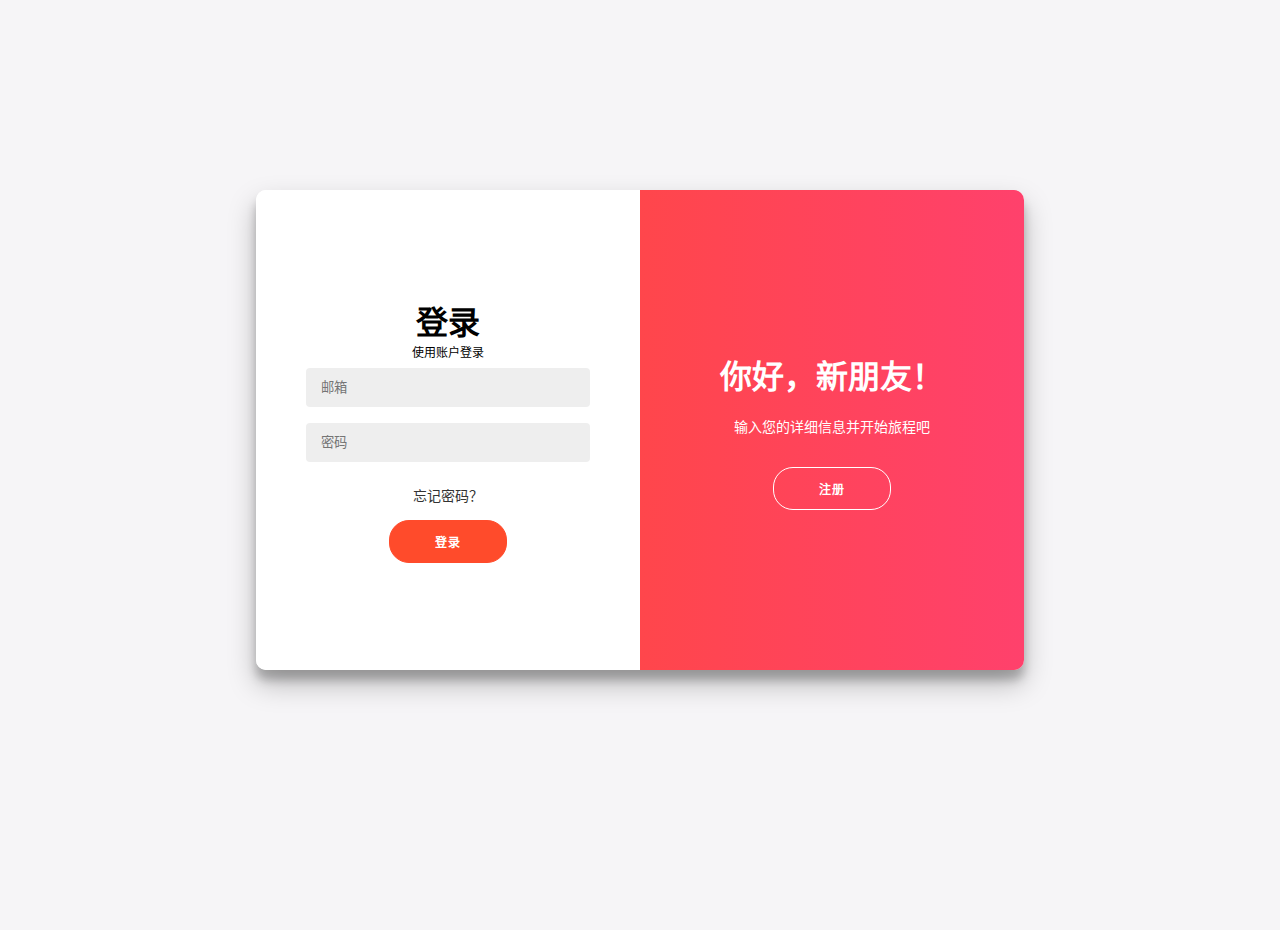
<file: HTML/前端/login.html>
<!DOCTYPE html>
<html lang="zh-CN">

<head>
  <meta charset="UTF-8" />
  <meta name="viewport" content="width=device-width, initial-scale=1.0" />
  <title>登录注册 - 驾云系统</title>
  <link rel="stylesheet" href="https://cdnjs.cloudflare.com/ajax/libs/font-awesome/6.4.0/css/all.min.css" />
  <link rel="stylesheet" href="css/login.css">
</head>

<body>
  <div class="container" id="container">
    <!-- 注册 -->
    <div class="form-container sign-up-container">
      <form id="registerForm">
        <h1>创建账户</h1>
        <span>使用邮箱注册</span>
        <input type="text" id="regName" placeholder="姓名" required />
        <input type="email" id="regEmail" placeholder="邮箱" required />
        <input type="tel" id="regPhone" placeholder="手机号" required />
        <input type="password" id="regPassword" placeholder="密码" required />
        <button type="submit">注册</button>
      </form>
    </div>
    <!-- 登录 -->
    <div class="form-container sign-in-container">
      <form id="loginForm">
        <h1>登录</h1>
        <span>使用账户登录</span>
        <input type="email" id="loginEmail" placeholder="邮箱" required />
        <input type="password" id="loginPassword" placeholder="密码" required />
        <a href="#">忘记密码？</a>
        <button type="submit">登录</button>
      </form>
    </div>
    <!-- 右侧动画面板 -->
    <div class="overlay-container">
      <div class="overlay">
        <div class="overlay-panel overlay-left">
          <h1>欢迎回来！</h1>
          <p>请使用您的账户信息登录系统</p>
          <button class="ghost" id="signIn">登录</button>
        </div>
        <div class="overlay-panel overlay-right">
          <h1>你好，新朋友！</h1>
          <p>输入您的详细信息并开始旅程吧</p>
          <button class="ghost" id="signUp">注册</button>
        </div>
      </div>
    </div>
  </div>

  <script>
    // 后端API基础URL，根据实际情况修改
    const API_BASE_URL = 'http://localhost:8080/user/student';

    // ============== 工具函数 ==============
    // Token管理工具
    const TokenManager = {
      // 保存登录信息
      saveLoginData(data) {
        sessionStorage.setItem('token', data.token);
        sessionStorage.setItem('refreshToken', data.refreshToken);
        sessionStorage.setItem('userInfo', JSON.stringify(data.user));
        // 保存登录时间，用于判断token有效期
        sessionStorage.setItem('loginTime', Date.now().toString());
      },

      // 获取token
      getToken() {
        return sessionStorage.getItem('token');
      },

      // 获取用户信息
      getUserInfo() {
        const userInfo = sessionStorage.getItem('userInfo');
        return userInfo ? JSON.parse(userInfo) : null;
      },

      // 清除所有登录信息
      clearLoginData() {
        sessionStorage.removeItem('token');
        sessionStorage.removeItem('refreshToken');
        sessionStorage.removeItem('userInfo');
        sessionStorage.removeItem('loginTime');
      },

      // 检查是否已登录
      isLoggedIn() {
        return !!this.getToken();
      }
    };

    // ============== 页面加载时检查登录状态 ==============
    window.addEventListener('DOMContentLoaded', function () {
      // 如果已登录，直接跳转到首页
      if (TokenManager.isLoggedIn()) {
        console.log('检测到已登录，正在跳转...');
        window.location.href = 'index.html';
        return; // 阻止后续代码执行
      }
    });

    // ============== UI交互逻辑 ==============
    const signUpButton = document.getElementById('signUp');
    const signInButton = document.getElementById('signIn');
    const container = document.getElementById('container');

    signUpButton.addEventListener('click', () => {
      container.classList.add("right-panel-active");
    });

    signInButton.addEventListener('click', () => {
      container.classList.remove("right-panel-active");
    });

    // ============== 注册逻辑 ==============
    document.getElementById("registerForm").addEventListener("submit", async function (e) {
      e.preventDefault();

      const name = document.getElementById("regName").value.trim();
      const email = document.getElementById("regEmail").value.trim();
      const phone = document.getElementById("regPhone").value.trim();
      const password = document.getElementById("regPassword").value.trim();

      // 表单验证
      if (!name || !email || !phone || !password) {
        alert("请填写完整信息！");
        return;
      }

      // 邮箱格式验证
      const emailRegex = /^[^\s@]+@[^\s@]+\.[^\s@]+$/;
      if (!emailRegex.test(email)) {
        alert("请输入有效的邮箱地址！");
        return;
      }

      // 手机号格式验证
      const phoneRegex = /^1[3-9]\d{9}$/;
      if (!phoneRegex.test(phone)) {
        alert("请输入有效的手机号码！");
        return;
      }

      // 密码长度验证
      if (password.length < 6) {
        alert("密码长度至少为6位！");
        return;
      }

      // 禁用按钮，防止重复提交
      const submitBtn = e.target.querySelector('button[type="submit"]');
      const originalText = submitBtn.textContent;
      submitBtn.textContent = '注册中...';
      submitBtn.disabled = true;

      try {
        const response = await fetch(`${API_BASE_URL}/register`, {
          method: 'POST',
          headers: {
            'Content-Type': 'application/json',
          },
          body: JSON.stringify({
            name: name,
            userId: email,
            phone: phone,
            password: password
          })
        });

        const result = await response.json();

        if (result.code === 200) {
          alert("注册成功！请登录。");
          // 切换到登录面板
          container.classList.remove("right-panel-active");
          // 清空表单
          document.getElementById("registerForm").reset();
          // 自动填充邮箱到登录表单
          document.getElementById("loginEmail").value = email;
        } else {
          alert(result.message || "注册失败，请重试！");
        }
      } catch (error) {
        console.error('注册错误:', error);
        alert("网络错误，请检查后端服务是否启动！");
      } finally {
        // 恢复按钮状态
        submitBtn.textContent = originalText;
        submitBtn.disabled = false;
      }
    });

    // ============== 登录逻辑 ==============
    document.getElementById("loginForm").addEventListener("submit", async function (e) {
      e.preventDefault();

      const email = document.getElementById("loginEmail").value.trim();
      const password = document.getElementById("loginPassword").value.trim();

      if (!email || !password) {
        alert("请填写邮箱和密码！");
        return;
      }

      // 禁用按钮，防止重复提交
      const submitBtn = e.target.querySelector('button[type="submit"]');
      const originalText = submitBtn.textContent;
      submitBtn.textContent = '登录中...';
      submitBtn.disabled = true;

      try {
        const response = await fetch(`${API_BASE_URL}/login`, {
          method: 'POST',
          headers: {
            'Content-Type': 'application/json',
          },
          body: JSON.stringify({
            email: email,
            password: password
          })
        });

        const result = await response.json();

        if (result.code === 200) {
          // 保存登录信息到sessionStorage
          TokenManager.saveLoginData(result.data);

          console.log('登录成功，用户信息:', result.data.user);

          // 显示欢迎消息
          //alert(`欢迎回来，${result.data.user.name}！`);

          // 延迟跳转，确保数据已保存
          setTimeout(() => {
            window.location.href = "index.html";
          }, 100);
        } else {
          alert(result.message || "邮箱或密码错误！");
        }
      } catch (error) {
        console.error('登录错误:', error);
        alert("网络错误，请检查后端服务是否启动！");
      } finally {
        // 恢复按钮状态
        submitBtn.textContent = originalText;
        submitBtn.disabled = false;
      }
    });

    // ============== 开发调试工具（生产环境请删除） ==============
    // 在控制台输入 TokenManager.clearLoginData() 可以清除登录信息
    window.TokenManager = TokenManager;
  </script>
</body>

</html>
</file>
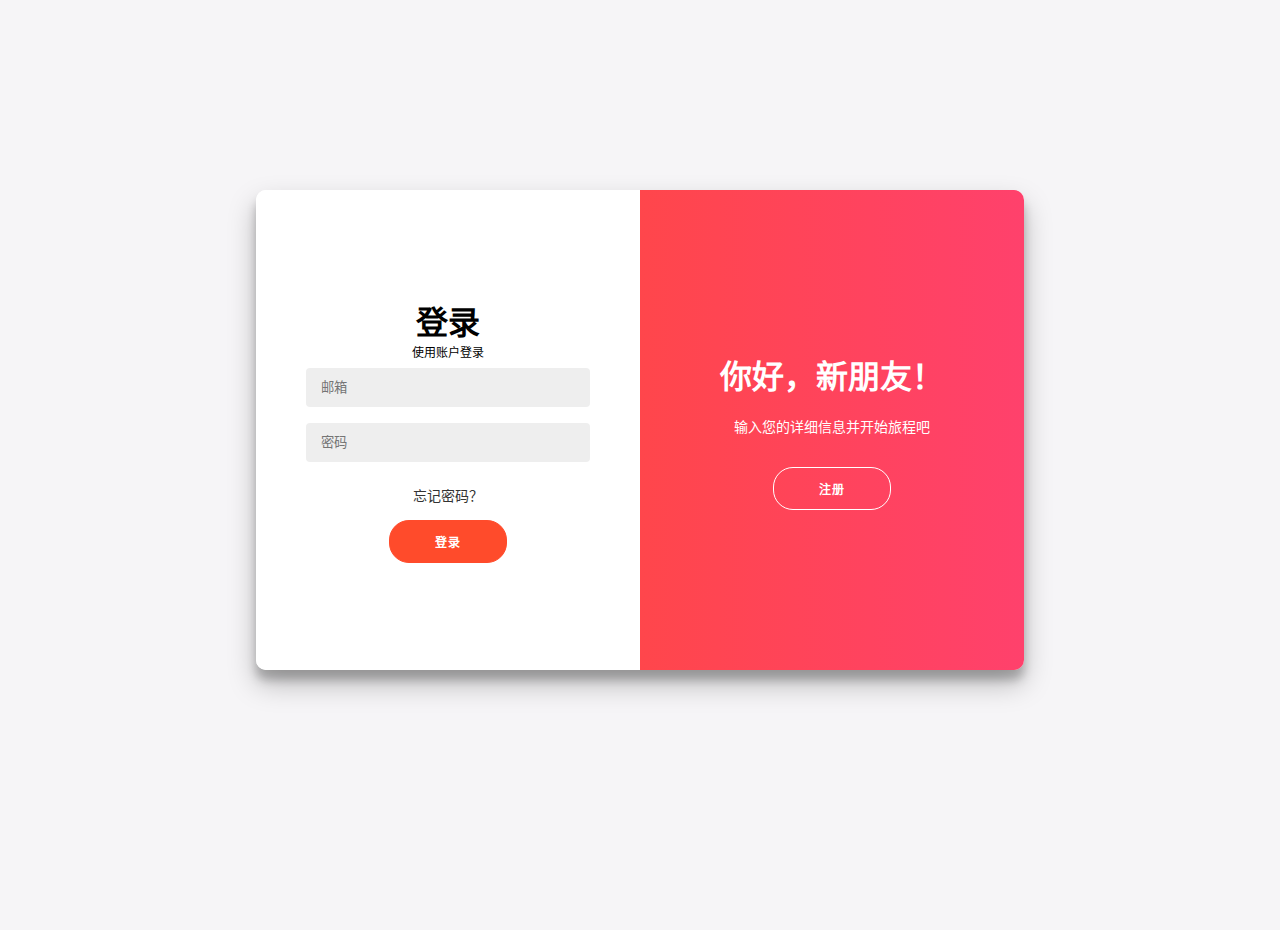
<file: HTML/前端/profile.html>
<!DOCTYPE html>
<html lang="zh-CN">

<head>
  <meta charset="UTF-8">
  <meta name="viewport" content="width=device-width, initial-scale=1.0">
  <title>个人中心 - 驾云</title>
  <link href="https://cdnjs.cloudflare.com/ajax/libs/font-awesome/6.4.0/css/all.min.css" rel="stylesheet">
  <link rel="stylesheet" href="css/profile.css">
</head>

<body>
  <div id="navbar-placeholder"></div>

  <main>
    <div class="profile-header">
      <div class="avatar-section">
        <img src="" alt="头像" class="avatar" id="avatarImg">
        <div class="avatar-upload" onclick="alert('上传头像功能')">
          <i class="fas fa-camera"></i>
        </div>
      </div>
      <div class="profile-info">
        <h2 id="userName"></h2>
        <div class="profile-meta">
          <div class="meta-item" id="userId"></div>
          <div class="meta-item" id="registerDate"></div>
          <div class="meta-item" id="license"></div>
        </div>
      </div>
    </div>

    <div class="content-tabs">
      <button class="tab-btn active" onclick="switchTab('info')">
        <i class="fas fa-user"></i> 个人信息
      </button>
      <button class="tab-btn" onclick="switchTab('progress')">
        <i class="fas fa-chart-line"></i> 学习进度
      </button>
      <button class="tab-btn" onclick="switchTab('courses')">
        <i class="fas fa-book"></i> 我的课程
      </button>
      <button class="tab-btn" onclick="switchTab('exams')">
        <i class="fas fa-clipboard-check"></i> 考试安排
      </button>
    </div>

    <!-- 个人信息 -->
    <div id="info" class="tab-content active"></div>

    <!-- 学习进度 -->
    <div id="progress" class="tab-content"></div>

    <!-- 我的课程 -->
    <div id="courses" class="tab-content"></div>

    <!-- 考试安排 -->
    <div id="exams" class="tab-content"></div>
  </main>
  <script src="js/profile.js"></script>
</body>

</html>
</file>
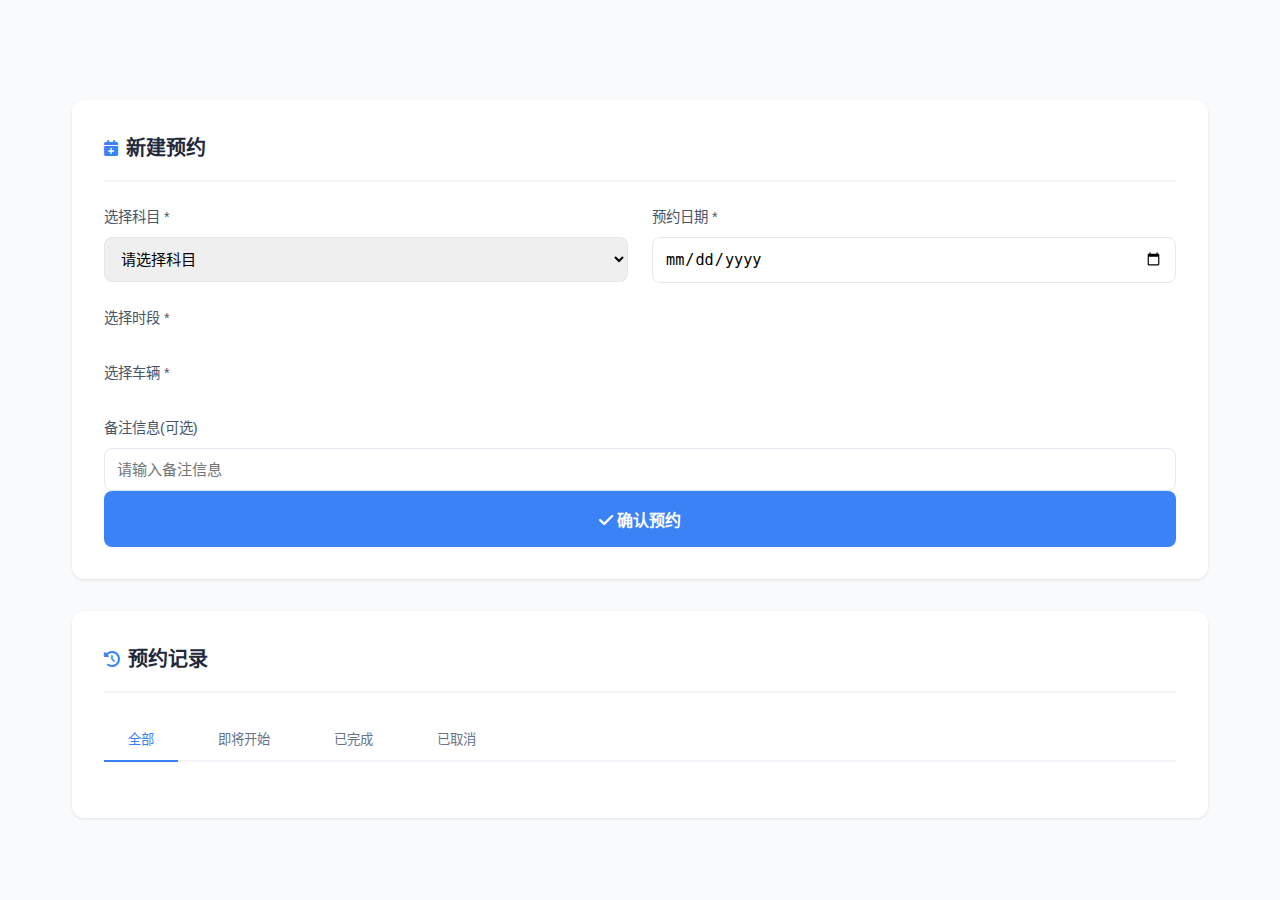
<file: HTML/前端/reservation.html>
<!DOCTYPE html>
<html lang="zh-CN">

<head>
  <meta charset="UTF-8">
  <meta name="viewport" content="width=device-width, initial-scale=1.0">
  <title>车辆预约 - 驾云</title>
  <link href="https://cdnjs.cloudflare.com/ajax/libs/font-awesome/6.4.0/css/all.min.css" rel="stylesheet">
  <link rel="stylesheet" href="css/reservation.css">
</head>

<body>
  <!-- 导航栏 -->
  <div id="navbar-placeholder"></div>

  <!-- 主内容 -->
  <main>
    <!-- 预约表单 -->
    <section class="booking-form-section">
      <div class="section-header">
        <i class="fas fa-calendar-plus"></i>
        <h2>新建预约</h2>
      </div>

      <form id="bookingForm">
        <div class="form-row">
          <div class="form-group">
            <label>选择科目 <span class="required">*</span></label>
            <select id="subjectSelect" required>
              <option value="">请选择科目</option>
              <option value="2">科目二 - 场地驾驶</option>
              <option value="3">科目三 - 道路驾驶</option>
            </select>
          </div>
          <div class="form-group">
            <label>预约日期 <span class="required">*</span></label>
            <input type="date" id="bookingDate" required>
          </div>
        </div>
        <div class="form-group">
          <label>选择时段 <span class="required">*</span></label>
          <div class="time-grid" id="timeGrid"></div>
        </div>

        <div class="form-group">
          <label>选择车辆 <span class="required">*</span></label>
          <div class="vehicle-grid" id="vehicleGrid"></div>
        </div>

        <div class="form-group">
          <label>备注信息(可选)</label>
          <input type="text" id="remarks" placeholder="请输入备注信息">
        </div>

        <button type="submit" class="submit-btn">
          <i class="fas fa-check"></i> 确认预约
        </button>
      </form>
    </section>

    <!-- 历史记录 -->
    <section class="history-section">
      <div class="section-header">
        <i class="fas fa-history"></i>
        <h2>预约记录</h2>
      </div>

      <div class="filter-tabs">
        <button class="filter-tab active" data-filter="all">全部</button>
        <button class="filter-tab" data-filter="upcoming">即将开始</button>
        <button class="filter-tab" data-filter="completed">已完成</button>
        <button class="filter-tab" data-filter="cancelled">已取消</button>
      </div>

      <div class="history-list" id="historyList"></div>
    </section>
  </main>

  <script src="js/reservation.js"></script>
</body>

</html>
</file>
<file: HTML/前端/css/login.css>
@import url('https://fonts.googleapis.com/css?family=Montserrat:400,800');

    * {
      box-sizing: border-box;
    }

    body {
      background: #f6f5f7;
      display: flex;
      justify-content: center;
      align-items: center;
      flex-direction: column;
      font-family: 'Montserrat', sans-serif;
      height: 100vh;
      margin: -20px 0 50px;
    }

    h1 {
      font-weight: bold;
      margin: 0;
    }

    h2 {
      text-align: center;
    }

    p {
      font-size: 14px;
      font-weight: 100;
      line-height: 20px;
      margin: 20px 0 30px;
    }

    span {
      font-size: 12px;
    }

    a {
      color: #333;
      font-size: 14px;
      text-decoration: none;
      margin: 15px 0;
    }

    button {
      border-radius: 20px;
      border: 1px solid #FF4B2B;
      background-color: #FF4B2B;
      color: #FFFFFF;
      font-size: 12px;
      font-weight: bold;
      padding: 12px 45px;
      letter-spacing: 1px;
      text-transform: uppercase;
      transition: transform 80ms ease-in;
      cursor: pointer;
    }

    button:active {
      transform: scale(0.95);
    }

    button:focus {
      outline: none;
    }

    button.ghost {
      background-color: transparent;
      border-color: #FFFFFF;
    }

    form {
      background-color: #FFFFFF;
      display: flex;
      align-items: center;
      justify-content: center;
      flex-direction: column;
      padding: 0 50px;
      height: 100%;
      text-align: center;
    }

    input {
      background-color: #eee;
      border: none;
      padding: 12px 15px;
      margin: 8px 0;
      width: 100%;
      border-radius: 4px;
    }

    .container {
      background-color: #fff;
      border-radius: 10px;
      box-shadow: 0 14px 28px rgba(0, 0, 0, 0.25),
        0 10px 10px rgba(0, 0, 0, 0.22);
      position: relative;
      overflow: hidden;
      width: 768px;
      max-width: 100%;
      min-height: 480px;
    }

    .form-container {
      position: absolute;
      top: 0;
      height: 100%;
      transition: all 0.6s ease-in-out;
    }

    .sign-in-container {
      left: 0;
      width: 50%;
      z-index: 2;
    }

    .container.right-panel-active .sign-in-container {
      transform: translateX(100%);
    }

    .sign-up-container {
      left: 0;
      width: 50%;
      opacity: 0;
      z-index: 1;
    }

    .container.right-panel-active .sign-up-container {
      transform: translateX(100%);
      opacity: 1;
      z-index: 5;
      animation: show 0.6s;
    }

    @keyframes show {

      0%,
      49.99% {
        opacity: 0;
        z-index: 1;
      }

      50%,
      100% {
        opacity: 1;
        z-index: 5;
      }
    }

    .overlay-container {
      position: absolute;
      top: 0;
      left: 50%;
      width: 50%;
      height: 100%;
      overflow: hidden;
      transition: transform 0.6s ease-in-out;
      z-index: 100;
    }

    .container.right-panel-active .overlay-container {
      transform: translateX(-100%);
    }

    .overlay {
      background: linear-gradient(to right, #FF4B2B, #FF416C);
      background-repeat: no-repeat;
      background-size: cover;
      color: #FFFFFF;
      position: relative;
      left: -100%;
      height: 100%;
      width: 200%;
      transform: translateX(0);
      transition: transform 0.6s ease-in-out;
    }

    .container.right-panel-active .overlay {
      transform: translateX(50%);
    }

    .overlay-panel {
      position: absolute;
      display: flex;
      align-items: center;
      justify-content: center;
      flex-direction: column;
      padding: 0 40px;
      text-align: center;
      top: 0;
      height: 100%;
      width: 50%;
      transform: translateX(0);
      transition: transform 0.6s ease-in-out;
    }

    .overlay-left {
      transform: translateX(-20%);
    }

    .container.right-panel-active .overlay-left {
      transform: translateX(0);
    }

    .overlay-right {
      right: 0;
      transform: translateX(0);
    }

    .container.right-panel-active .overlay-right {
      transform: translateX(20%);
    }

    .social-container {
      margin: 20px 0;
    }

    .social-container a {
      border: 1px solid #DDDDDD;
      border-radius: 50%;
      display: inline-flex;
      justify-content: center;
      align-items: center;
      margin: 0 5px;
      height: 40px;
      width: 40px;
    }

    footer {
      background-color: #222;
      color: #fff;
      font-size: 14px;
      bottom: 0;
      position: fixed;
      left: 0;
      right: 0;
      text-align: center;
      z-index: 999;
    }

    footer p {
      margin: 10px 0;
    }

    footer i {
      color: red;
    }

    footer a {
      color: #3c97bf;
      text-decoration: none;
    }

    /* 加载动画 */
    .loading {
      pointer-events: none;
      opacity: 0.6;
    }
</file>
<file: HTML/前端/css/profile.css>
* {
   margin: 0;
   padding: 0;
   box-sizing: border-box;
 }

 body {
   font-family: -apple-system, BlinkMacSystemFont, 'Segoe UI', Roboto, sans-serif;
   background: #f8fafc;
   color: #1e293b;
   line-height: 1.6;
 }

 main {
   max-width: 1200px;
   margin: 0 auto;
   padding: 100px 2rem 2rem;
 }

 .profile-header {
   background: linear-gradient(135deg, #667eea 0%, #764ba2 100%);
   border-radius: 16px;
   padding: 2rem;
   color: white;
   margin-bottom: 2rem;
   display: flex;
   align-items: center;
   gap: 2rem;
 }

 .avatar-section {
   position: relative;
 }

 .avatar {
   width: 120px;
   height: 120px;
   border-radius: 50%;
   border: 4px solid white;
   object-fit: cover;
   background: white;
 }

 .avatar-upload {
   position: absolute;
   bottom: 0;
   right: 0;
   background: #3b82f6;
   width: 36px;
   height: 36px;
   border-radius: 50%;
   display: flex;
   align-items: center;
   justify-content: center;
   cursor: pointer;
   border: 3px solid white;
 }

 /* 头像上传区域样式 */
 .avatar-upload-section {
   display: flex;
   flex-direction: column;
   align-items: center;
   gap: 1rem;
   padding: 2rem;
   margin-bottom: 2rem;
   background: linear-gradient(135deg, #f5f7fa 0%, #e8eef5 100%);
   border-radius: 15px;
 }

 .avatar-preview {
   position: relative;
   width: 120px;
   height: 120px;
   border-radius: 50%;
   overflow: hidden;
   border: 4px solid #3b82f6;
   box-shadow: 0 4px 15px rgba(59, 130, 246, 0.3);
   transition: all 0.3s ease;
 }

 .avatar-preview:hover {
   transform: scale(1.05);
   box-shadow: 0 6px 20px rgba(59, 130, 246, 0.4);
 }

 .avatar-preview img {
   width: 100%;
   height: 100%;
   object-fit: cover;
 }

 .profile-info h2 {
   font-size: 1.8rem;
   margin-bottom: 0.5rem;
 }

 .profile-meta {
   display: flex;
   gap: 2rem;
   opacity: 0.95;
 }

 .meta-item {
   display: flex;
   align-items: center;
   gap: 0.5rem;
 }

 .content-tabs {
   display: flex;
   gap: 1rem;
   margin-bottom: 2rem;
   background: white;
   padding: 1rem;
   border-radius: 12px;
   box-shadow: 0 1px 3px rgba(0, 0, 0, 0.1);
   overflow-x: auto;
 }

 .tab-btn {
   padding: 0.75rem 1.5rem;
   background: transparent;
   border: none;
   border-radius: 8px;
   cursor: pointer;
   font-weight: 600;
   color: #64748b;
   transition: all 0.2s ease;
   white-space: nowrap;
 }

 .tab-btn.active {
   background: #3b82f6;
   color: white;
 }

 .tab-btn:hover:not(.active) {
   background: #f1f5f9;
 }

 .tab-content {
   display: none;
 }

 .tab-content.active {
   display: block;
 }

 .info-card {
   background: white;
   border-radius: 12px;
   padding: 2rem;
   box-shadow: 0 1px 3px rgba(0, 0, 0, 0.1);
   margin-bottom: 2rem;
 }

 .card-title {
   font-size: 1.3rem;
   font-weight: 700;
   margin-bottom: 1.5rem;
   display: flex;
   align-items: center;
   gap: 0.5rem;
   color: #1e293b;
 }

 .card-title i {
   color: #3b82f6;
 }

 .form-grid {
   display: grid;
   grid-template-columns: repeat(auto-fit, minmax(250px, 1fr));
   gap: 1.5rem;
 }

 .form-group {
   display: flex;
   flex-direction: column;
 }

 .form-group label {
   color: #475569;
   font-weight: 500;
   margin-bottom: 0.5rem;
   font-size: 0.9rem;
 }

 .form-group input,
 .form-group select,
 .form-group textarea {
   padding: 0.75rem;
   border: 1px solid #e2e8f0;
   border-radius: 8px;
   font-size: 0.95rem;
   transition: all 0.2s ease;
 }

 .form-group input:focus,
 .form-group select:focus,
 .form-group textarea:focus {
   outline: none;
   border-color: #3b82f6;
   box-shadow: 0 0 0 3px rgba(59, 130, 246, 0.1);
 }

 .form-group textarea {
   resize: vertical;
   min-height: 100px;
 }

 .btn-group {
   display: flex;
   gap: 1rem;
   margin-top: 1.5rem;
 }

 .btn {
   padding: 0.75rem 1.5rem;
   border-radius: 8px;
   font-weight: 600;
   cursor: pointer;
   transition: all 0.2s ease;
   border: none;
 }

 .btn-primary {
   background: #3b82f6;
   color: white;
 }

 .btn-primary:hover {
   background: #2563eb;
 }

 .btn-secondary {
   background: #f1f5f9;
   color: #475569;
 }

 .btn-secondary:hover {
   background: #e2e8f0;
 }

 .progress-timeline {
   position: relative;
   padding-left: 2rem;
 }

 .timeline-item {
   position: relative;
   padding-bottom: 2rem;
 }

 .timeline-item:last-child {
   padding-bottom: 0;
 }

 .timeline-item::before {
   content: '';
   position: absolute;
   left: -2rem;
   top: 0;
   width: 2px;
   height: 100%;
   background: #e2e8f0;
 }

 .timeline-item:last-child::before {
   display: none;
 }

 .timeline-dot {
   position: absolute;
   left: -2.5rem;
   top: 0;
   width: 1rem;
   height: 1rem;
   border-radius: 50%;
   background: white;
   border: 3px solid #e2e8f0;
 }

 .timeline-dot.completed {
   background: #10b981;
   border-color: #10b981;
 }

 .timeline-dot.current {
   background: #3b82f6;
   border-color: #3b82f6;
   animation: pulse 2s infinite;
 }

 @keyframes pulse {

   0%,
   100% {
     transform: scale(1);
   }

   50% {
     transform: scale(1.2);
   }
 }

 .timeline-content {
   background: #f8fafc;
   padding: 1.5rem;
   border-radius: 8px;
 }

 .timeline-header {
   display: flex;
   justify-content: space-between;
   align-items: center;
   margin-bottom: 0.5rem;
 }

 .timeline-title {
   font-weight: 700;
   color: #1e293b;
 }

 .timeline-status {
   padding: 0.25rem 0.75rem;
   border-radius: 20px;
   font-size: 0.85rem;
   font-weight: 600;
 }

 .status-completed {
   background: #d1fae5;
   color: #065f46;
 }

 .status-progress {
   background: #dbeafe;
   color: #1e40af;
 }

 .status-pending {
   background: #f3f4f6;
   color: #6b7280;
 }

 .timeline-details {
   color: #64748b;
   font-size: 0.9rem;
   margin-top: 0.5rem;
 }

 .stats-grid {
   display: grid;
   grid-template-columns: repeat(auto-fit, minmax(200px, 1fr));
   gap: 1.5rem;
   margin-bottom: 2rem;
 }

 .stat-card {
   background: white;
   padding: 1.5rem;
   border-radius: 12px;
   box-shadow: 0 1px 3px rgba(0, 0, 0, 0.1);
   text-align: center;
 }

 .stat-icon {
   width: 60px;
   height: 60px;
   margin: 0 auto 1rem;
   border-radius: 12px;
   display: flex;
   align-items: center;
   justify-content: center;
   font-size: 1.5rem;
 }

 .stat-icon.blue {
   background: #dbeafe;
   color: #3b82f6;
 }

 .stat-icon.green {
   background: #d1fae5;
   color: #10b981;
 }

 .stat-icon.purple {
   background: #e9d5ff;
   color: #a855f7;
 }

 .stat-icon.orange {
   background: #fed7aa;
   color: #f59e0b;
 }

 .stat-value {
   font-size: 2rem;
   font-weight: 700;
   color: #1e293b;
   margin-bottom: 0.25rem;
 }

 .stat-label {
   color: #64748b;
   font-size: 0.9rem;
 }

 .course-list {
   display: flex;
   flex-direction: column;
   gap: 1rem;
 }

 .course-item {
   background: #f8fafc;
   padding: 1.5rem;
   border-radius: 8px;
   display: flex;
   justify-content: space-between;
   align-items: center;
 }

 .course-info h4 {
   color: #1e293b;
   margin-bottom: 0.5rem;
 }

 .course-meta {
   color: #64748b;
   font-size: 0.9rem;
 }

 .course-progress {
   text-align: right;
 }

 .progress-bar {
   width: 200px;
   height: 8px;
   background: #e2e8f0;
   border-radius: 4px;
   overflow: hidden;
   margin-bottom: 0.5rem;
 }

 .progress-fill {
   height: 100%;
   background: #3b82f6;
   transition: width 0.3s ease;
 }

 .progress-text {
   font-size: 0.9rem;
   color: #64748b;
 }

 @media (max-width: 768px) {
   .profile-header {
     flex-direction: column;
     text-align: center;
   }

   .profile-meta {
     flex-direction: column;
     gap: 0.5rem;
   }

   .form-grid {
     grid-template-columns: 1fr;
   }

   .stats-grid {
     grid-template-columns: repeat(2, 1fr);
   }

   .course-item {
     flex-direction: column;
     gap: 1rem;
     text-align: center;
   }

   .progress-bar {
     width: 100%;
   }
 }
</file>
<file: HTML/前端/css/reservation.css>
* {
      margin: 0;
      padding: 0;
      box-sizing: border-box;
    }

    body {
      font-family: -apple-system, BlinkMacSystemFont, 'Segoe UI', Roboto, 'Helvetica Neue', Arial, sans-serif;
      background: #f8fafc;
      color: #1e293b;
      line-height: 1.6;
    }

    /* 主内容区域 */
    main {
      max-width: 1200px;
      margin: 0 auto;
      padding: 100px 2rem 2rem;
    }

    /* 预约表单区域 */
    .booking-form-section {
      background: white;
      border-radius: 12px;
      padding: 2rem;
      box-shadow: 0 1px 3px rgba(0, 0, 0, 0.1);
      margin-bottom: 2rem;
    }

    .section-header {
      display: flex;
      align-items: center;
      gap: 0.5rem;
      margin-bottom: 1.5rem;
      padding-bottom: 1rem;
      border-bottom: 2px solid #f1f5f9;
    }

    .section-header h2 {
      font-size: 1.25rem;
      color: #1e293b;
    }

    .section-header i {
      color: #3b82f6;
    }

    .form-row {
      display: grid;
      grid-template-columns: repeat(auto-fit, minmax(250px, 1fr));
      gap: 1.5rem;
      margin-bottom: 1.5rem;
    }

    .form-group {
      display: flex;
      flex-direction: column;
    }

    .form-group label {
      color: #475569;
      font-weight: 500;
      margin-bottom: 0.5rem;
      font-size: 0.9rem;
    }

    .form-group input,
    .form-group select {
      padding: 0.75rem;
      border: 1px solid #e2e8f0;
      border-radius: 8px;
      font-size: 0.95rem;
      transition: all 0.2s ease;
    }

    .form-group input:focus,
    .form-group select:focus {
      outline: none;
      border-color: #3b82f6;
      box-shadow: 0 0 0 3px rgba(59, 130, 246, 0.1);
    }

    /* 时段选择 */
    .time-grid {
      display: grid;
      grid-template-columns: repeat(auto-fill, minmax(140px, 1fr));
      gap: 1rem;
      margin-bottom: 1.5rem;
    }

    .time-slot {
      padding: 1rem;
      border: 2px solid #e2e8f0;
      border-radius: 8px;
      text-align: center;
      cursor: pointer;
      transition: all 0.2s ease;
      background: white;
    }

    .time-slot:hover {
      border-color: #3b82f6;
      background: #f0f9ff;
    }

    .time-slot.selected {
      border-color: #3b82f6;
      background: #3b82f6;
      color: white;
    }

    .time-slot.disabled {
      opacity: 0.5;
      cursor: not-allowed;
      background: #f8fafc;
    }

    /* 车辆选择 */
    .vehicle-grid {
      display: grid;
      grid-template-columns: repeat(auto-fill, minmax(160px, 1fr));
      gap: 1rem;
      margin-bottom: 1.5rem;
    }

    .vehicle-item {
      padding: 1.5rem 1rem;
      border: 2px solid #e2e8f0;
      border-radius: 8px;
      text-align: center;
      cursor: pointer;
      transition: all 0.2s ease;
      background: white;
    }

    .vehicle-item:hover {
      border-color: #3b82f6;
      transform: translateY(-2px);
      box-shadow: 0 4px 12px rgba(0, 0, 0, 0.08);
    }

    .vehicle-item.selected {
      border-color: #3b82f6;
      background: #f0f9ff;
    }

    .vehicle-icon {
      font-size: 2rem;
      margin-bottom: 0.5rem;
    }

    .vehicle-name {
      font-weight: 600;
      color: #1e293b;
      margin-bottom: 0.25rem;
    }

    .vehicle-status {
      font-size: 0.85rem;
      color: #10b981;
    }

    /* 提交按钮 */
    .submit-btn {
      width: 100%;
      padding: 1rem;
      background: #3b82f6;
      color: white;
      border: none;
      border-radius: 8px;
      font-size: 1rem;
      font-weight: 600;
      cursor: pointer;
      transition: all 0.2s ease;
    }

    .submit-btn:hover {
      background: #2563eb;
      transform: translateY(-1px);
      box-shadow: 0 4px 12px rgba(59, 130, 246, 0.3);
    }

    /* 历史记录区域 */
    .history-section {
      background: white;
      border-radius: 12px;
      padding: 2rem;
      box-shadow: 0 1px 3px rgba(0, 0, 0, 0.1);
    }

    .filter-tabs {
      display: flex;
      gap: 1rem;
      margin-bottom: 1.5rem;
      border-bottom: 2px solid #f1f5f9;
    }

    .filter-tab {
      padding: 0.75rem 1.5rem;
      background: none;
      border: none;
      color: #64748b;
      font-weight: 500;
      cursor: pointer;
      border-bottom: 2px solid transparent;
      margin-bottom: -2px;
      transition: all 0.2s ease;
    }

    .filter-tab:hover {
      color: #3b82f6;
    }

    .filter-tab.active {
      color: #3b82f6;
      border-bottom-color: #3b82f6;
    }

    .history-list {
      display: flex;
      flex-direction: column;
      gap: 1rem;
    }

    .history-item {
      border: 1px solid #e2e8f0;
      border-radius: 8px;
      padding: 1.5rem;
      transition: all 0.2s ease;
    }

    .history-item:hover {
      box-shadow: 0 4px 12px rgba(0, 0, 0, 0.08);
    }

    .history-header {
      display: flex;
      justify-content: space-between;
      align-items: center;
      margin-bottom: 1rem;
    }

    .history-date {
      font-weight: 600;
      color: #1e293b;
    }

    .status-badge {
      padding: 0.25rem 0.75rem;
      border-radius: 12px;
      font-size: 0.85rem;
      font-weight: 500;
    }

    .status-upcoming {
      background: #dbeafe;
      color: #1e40af;
    }

    .status-completed {
      background: #dcfce7;
      color: #166534;
    }

    .status-cancelled {
      background: #fee2e2;
      color: #991b1b;
    }

    .history-details {
      display: flex;
      flex-wrap: wrap;
      gap: 1.5rem;
      margin-bottom: 1rem;
      color: #64748b;
      font-size: 0.9rem;
    }

    .detail-item {
      display: flex;
      align-items: center;
      gap: 0.5rem;
    }

    .detail-item i {
      color: #94a3b8;
    }

    .history-actions {
      display: flex;
      gap: 0.5rem;
      padding-top: 1rem;
      border-top: 1px solid #f1f5f9;
    }

    .action-btn {
      padding: 0.5rem 1rem;
      border: 1px solid #e2e8f0;
      border-radius: 6px;
      background: white;
      color: #64748b;
      font-size: 0.9rem;
      cursor: pointer;
      transition: all 0.2s ease;
    }

    .action-btn:hover {
      border-color: #3b82f6;
      color: #3b82f6;
    }

    .action-btn.danger {
      color: #dc2626;
    }

    .action-btn.danger:hover {
      border-color: #dc2626;
      background: #fee2e2;
    }

    .empty-state {
      text-align: center;
      padding: 3rem;
      color: #94a3b8;
    }

    .empty-state i {
      font-size: 3rem;
      margin-bottom: 1rem;
      opacity: 0.3;
    }

    /* 响应式设计 */
    @media (max-width: 768px) {
      .form-row {
        grid-template-columns: 1fr;
      }

      .time-grid {
        grid-template-columns: repeat(2, 1fr);
      }

      .vehicle-grid {
        grid-template-columns: repeat(2, 1fr);
      }

      .filter-tabs {
        overflow-x: auto;
      }

      .history-details {
        flex-direction: column;
        gap: 0.75rem;
      }

      .history-actions {
        flex-direction: column;
      }
    }
</file>
